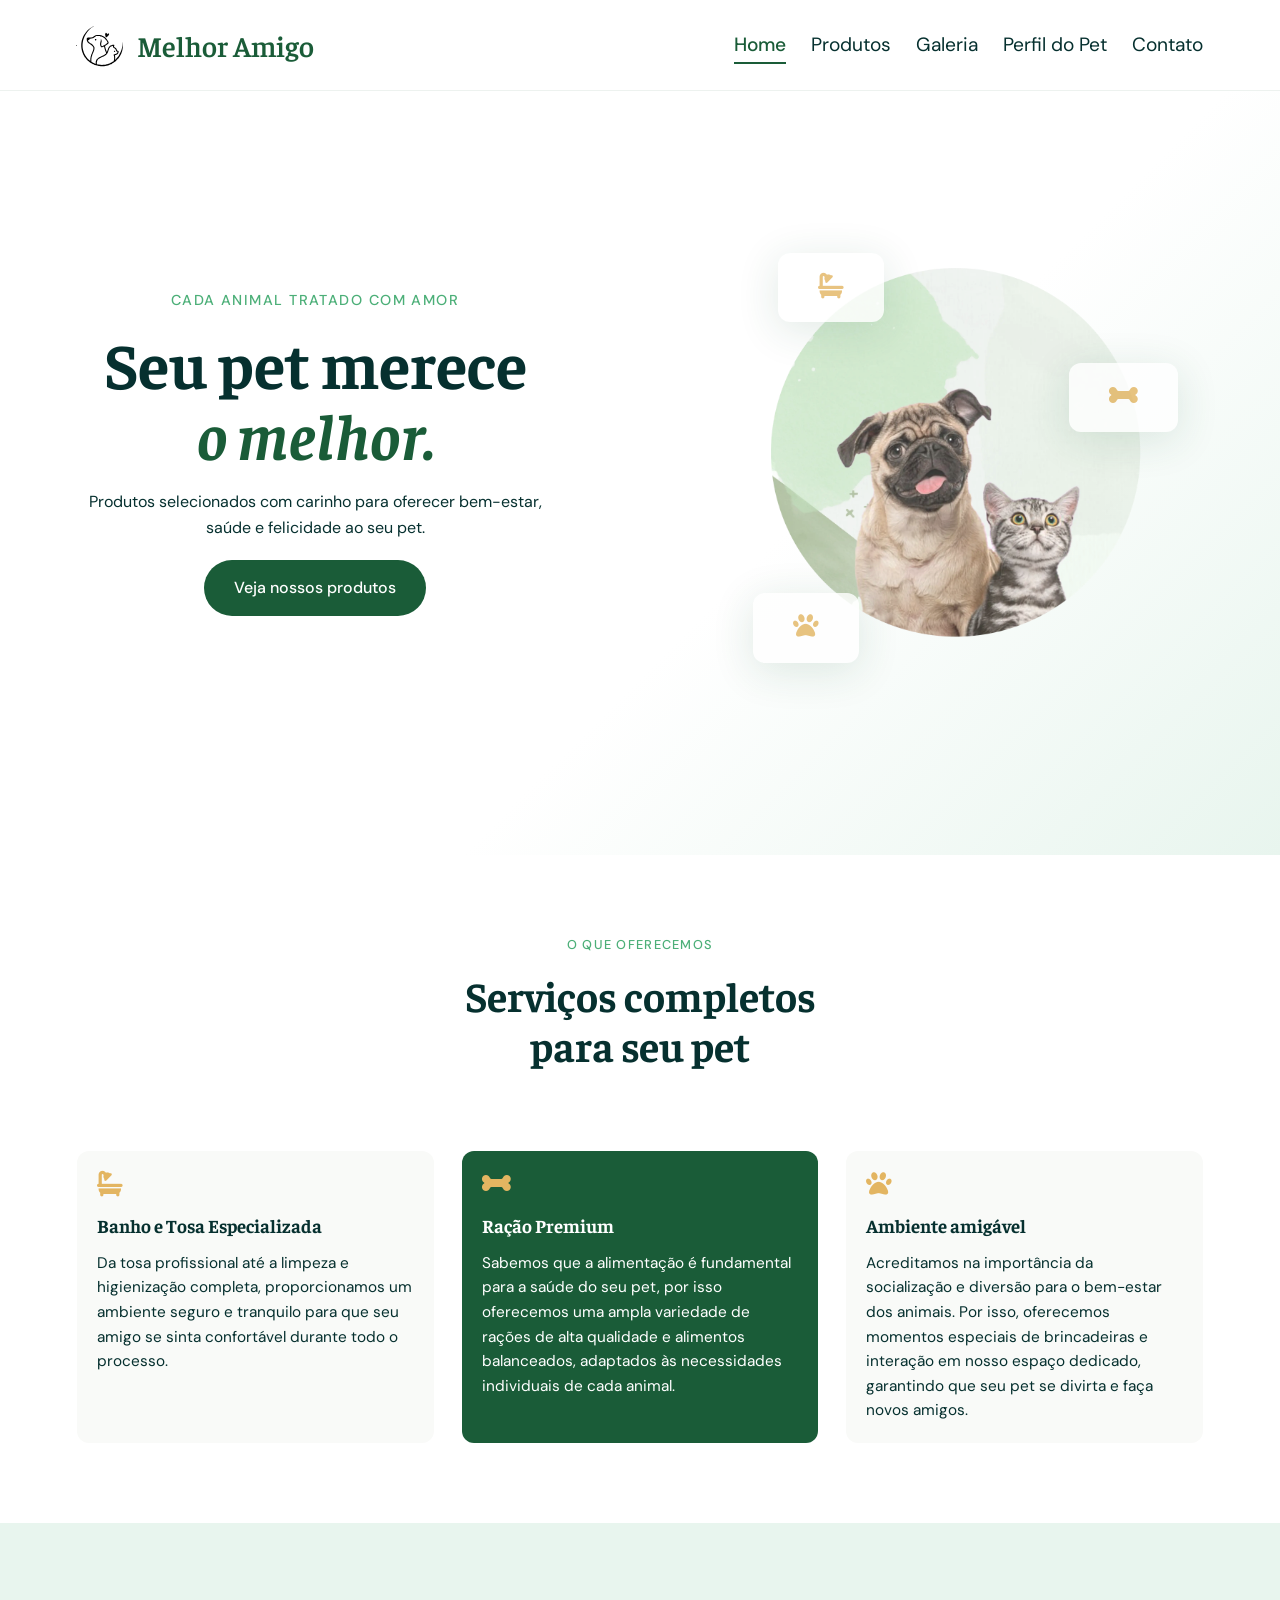
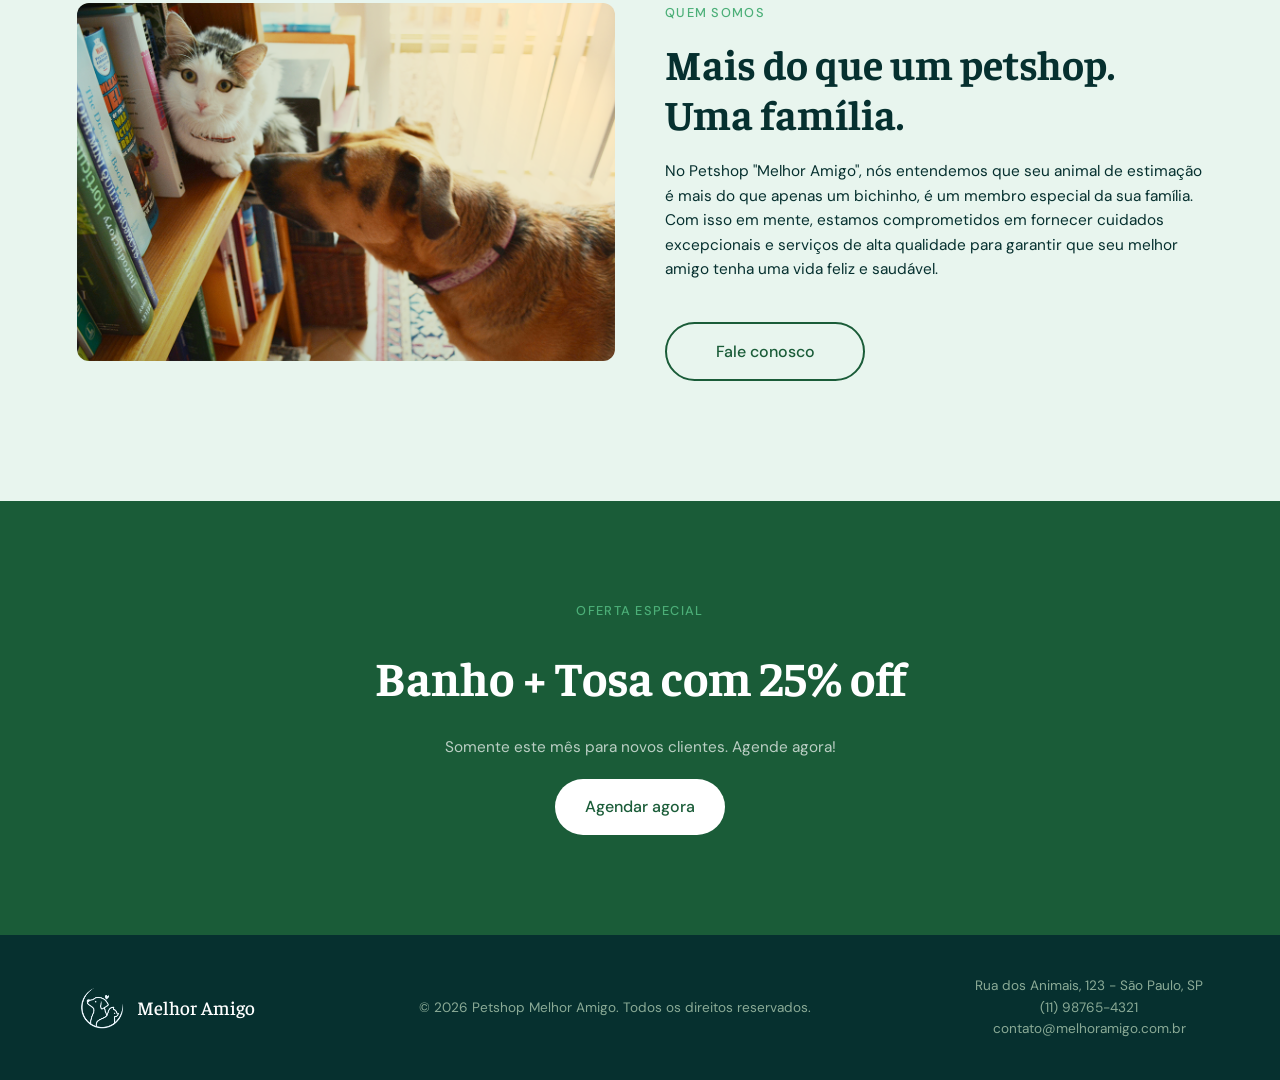
<file: index.html>
<!DOCTYPE html>
<html lang="pt-BR">
<head>
    <meta charset="UTF-8">
    <meta name="viewport" content="width=device-width, initial-scale=1.0">
    <title>Melhor Amigo - Home</title>
    <link rel="icon" type="image/png" href="assets/favicon.png">
    <link rel="stylesheet" href="css/style.css">
    <link rel="stylesheet" href="css/pages/home.css">
    <link rel="stylesheet" href="https://cdnjs.cloudflare.com/ajax/libs/font-awesome/6.5.0/css/all.min.css">
</head>

<body>
    <div id="header"></div>

    <main>
        <section class="hero">
            <div class="hero__content">
                <p class="hero__tagline">Cada animal tratado com amor</p>
                <h1 class="hero__title">Seu pet merece<br><em class="hero__title-em">o melhor.</em></h1>
                <p class="hero__subtitle">
                    Produtos selecionados com carinho para oferecer bem-estar, saúde e felicidade ao seu pet.
                </p>
                <a href="produtos.html" class="btn btn--primary">Veja nossos produtos</a>
            </div>

            <div class="hero__visual">
                <div class="hero__card hero__card--1">
                    <i class="fa-solid fa-bath"></i>
                </div>
                <div class="hero__card hero__card--2">
                    <i class="fa-solid fa-bone"></i>
                </div>
                <div class="hero__card hero__card--3">
                    <i class="fa-solid fa-paw"></i>
                </div>
                <img src="assets/images/hero-img.webp" alt="Um cão e um gato lado a lado" class="hero__img">
            </div>
        </section>

        <section class="services">
            <div class="section__header">
                <p class="section__label">O que oferecemos</p>
                <h2 class="section__title">Serviços completos<br>para seu pet</h2>
            </div>

            <div class="services__grid">
                <div class="services__card">
                    <i class="fa-solid fa-bath"></i>
                    <h3>Banho e Tosa Especializada</h3>
                    <p>
                        Da tosa profissional até a limpeza e higienização completa, proporcionamos um ambiente seguro e tranquilo para que seu amigo se sinta confortável durante todo o processo.
                    </p>
                </div>
                <div class="services__card services__card--alt">
                    <i class="fa-solid fa-bone"></i>
                    <h3>Ração Premium</h3>
                    <p>
                        Sabemos que a alimentação é fundamental para a saúde do seu pet, por isso oferecemos uma ampla variedade de rações de alta qualidade e alimentos balanceados, adaptados às necessidades individuais de cada animal.
                    </p>
                </div>
                <div class="services__card">
                    <i class="fa-solid fa-paw"></i>
                    <h3>Ambiente amigável</h3>
                    <p>
                        Acreditamos na importância da socialização e diversão para o bem-estar dos animais. Por isso, oferecemos momentos especiais de brincadeiras e interação em nosso espaço dedicado, garantindo que seu pet se divirta e faça novos amigos.
                    </p>
                </div>
            </div>
        </section>

        <section class="about">
            <div class="about__content">
                <div>
                    <img src="/assets/images/about-img.webp" alt="Cão bronzeado perto do gato em uma estante." class="about__img">
                </div>
                <div class="about__items">
                    <p class="section__label">Quem somos</p>
                    <h2 class="section__title section__title--alt">Mais do que um petshop.<br>Uma família.</h2>
                    <p class="about__text">No Petshop "Melhor Amigo", nós entendemos que seu animal de estimação é mais do que apenas um bichinho, é um membro especial da sua família. Com isso em mente, estamos comprometidos em fornecer cuidados excepcionais e serviços de alta qualidade para garantir que seu melhor amigo tenha uma vida feliz e saudável.</p>
                    <a href="contato.html" class="btn btn--secondary">Fale conosco</a>
                </div>
            </div>
        </section>

        <section class="promo">
            <p class="section__label">Oferta especial</p>
            <h2 class="promo__title">Banho + Tosa com <span>25% off</span></h2>
            <p class="promo__text">Somente este mês para novos clientes. Agende agora!</p>
            <a href="contato.html" class="btn btn--white">Agendar agora</a>
        </section>
    </main>

    <div id="footer"></div>  
    
    <script src="js/main.js"></script>
</body>
</html>
</file>
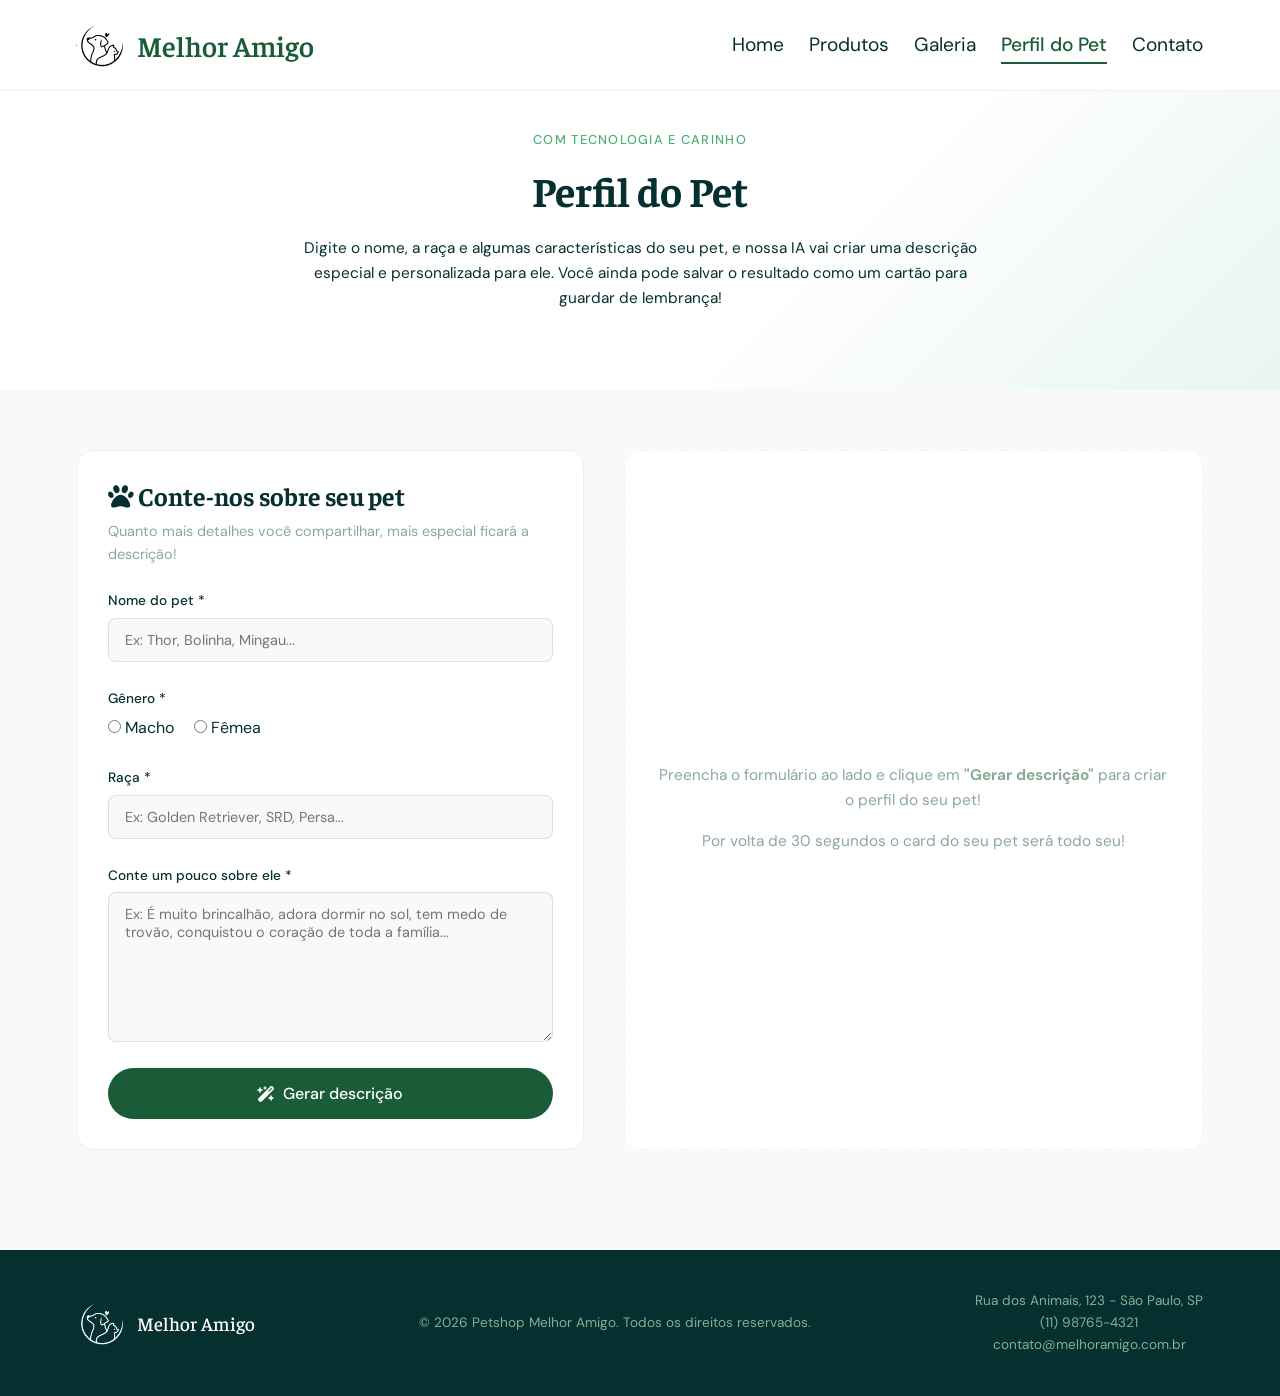
<file: perfildopet.html>
<!DOCTYPE html>
<html lang="pt-BR">
<head>
    <meta charset="UTF-8">
    <meta name="viewport" content="width=device-width, initial-scale=1.0">
    <title>Melhor Amigo - Perfil do Pet</title>
    <link rel="icon" type="image/png" href="assets/favicon.png">
    <link rel="stylesheet" href="css/style.css">
    <link rel="stylesheet" href="css/pages/perfildopet.css">
    <link rel="stylesheet" href="https://cdnjs.cloudflare.com/ajax/libs/font-awesome/6.5.0/css/all.min.css">
</head>
<body>
    <div id="header"></div>

    <main>
        <section class="section__container">
            <div class="section__header">
                <p class="section__label">Com tecnologia e carinho</p>
                <h1 class="section__title">Perfil do Pet</h1>
                <p class="section__text">
                    Digite o nome, a raça e algumas características do seu pet, e nossa IA vai criar uma descrição especial e personalizada para ele. Você ainda pode salvar o resultado como um cartão para guardar de lembrança!
                </p>
            </div>
        </section>

        <section class="pet-profile">
            <!-- Coluna esquerda: formulário -->
            <div class="pet-form__box">
                <h2 class="pet-form__title">
                    <i class="fa-solid fa-paw"></i> Conte-nos sobre seu pet
                </h2>
                <p class="pet-form__subtitle">
                    Quanto mais detalhes você compartilhar, mais especial ficará a descrição!
                </p>

                <form class="pet-form" id="petForm" novalidate>

                    <!-- Nome do pet -->
                    <div class="pet-form__group">
                        <label for="petName" class="pet-form__label">Nome do pet *</label>
                        <input
                            class="pet-form__input"
                            type="text"
                            id="petName"
                            name="petName"
                            placeholder="Ex: Thor, Bolinha, Mingau..."
                            autocomplete="off"
                            required
                        >
                        <!-- Mensagem de erro via JS -->
                        <span class="pet-form__error" id="petNameError"></span>
                    </div>

                    <!-- Gênero do pet -->
                    <div class="pet-form__group">
                        <p class="pet-form__label">Gênero *</p>
                        <div class="pet-form__radio-group">
                            <label class="pet-form__radio-label">
                                <input type="radio" name="petGender" value="macho"> Macho
                            </label>
                            <label class="pet-form__radio-label">
                                <input type="radio" name="petGender" value="femea"> Fêmea
                            </label>
                        </div>
                        <span class="pet-form__error" id="petGenderError"></span>
                    </div> 

                    <!-- Raça do pet -->
                    <div class="pet-form__group">
                        <label for="petBreed" class="pet-form__label">Raça *</label>
                        <input
                            class="pet-form__input"
                            type="text"
                            id="petBreed"
                            name="petBreed"
                            placeholder="Ex: Golden Retriever, SRD, Persa..."
                            autocomplete="off"
                            required
                        >
                        <!-- Mensagem de erro via JS -->
                        <span class="pet-form__error" id="petBreedError"></span>
                    </div>                   

                    <!-- Descrição livre -->
                    <div class="pet-form__group">
                        <label for="petDescription" class="pet-form__label">Conte um pouco sobre ele *</label>
                        <textarea
                            class="pet-form__input pet-form__textarea"
                            id="petDescription"
                            name="petDescription"
                            placeholder="Ex: É muito brincalhão, adora dormir no sol, tem medo de trovão, conquistou o coração de toda a família..."
                            required
                        ></textarea>
                        <!-- Mensagem de erro via JS -->
                        <span class="pet-form__error" id="petDescriptionError"></span>
                    </div>

                    <!-- Botão de envio -->
                    <button type="submit" class="btn btn--primary pet-form__submit" id="petSubmitBtn">
                        <i class="fa-solid fa-wand-magic-sparkles"></i> Gerar descrição
                    </button>

                </form>
            </div>

            <!-- Coluna direita: área de resultado -->
            <div class="pet-result__box" id="petResultBox">

                <!-- Estado inicial: instrução para o usuário -->
                <div class="pet-result__placeholder" id="petPlaceholder">
                    <!-- Ícone único: troca de direção via CSS conforme o breakpoint -->
                    <i class="fa-solid pet-result__placeholder-icon"></i>
                    <p>Preencha o formulário ao lado e clique em <strong>"Gerar descrição"</strong> para criar o perfil do seu pet!</p>
                    <p>Por volta de 30 segundos o card do seu pet será todo seu!</p>
                </div>

                <!-- Loading -->
                <div class="pet-result__loading hidden" id="petLoading">
                    <div class="pet-result__spinner"></div>
                    <p>Criando a descrição do seu pet com carinho...</p>
                </div>

                <!-- Card do resultado: injetado dinamicamente pelo JS após a resposta da IA -->
                <div id="petCardContainer"></div>
            </div>
        </section>
    </main>

    <div id="footer"></div>

    <script src="js/main.js"></script>
    <script src="js/perfildopet.js"></script>
</body>
</html>
</file>
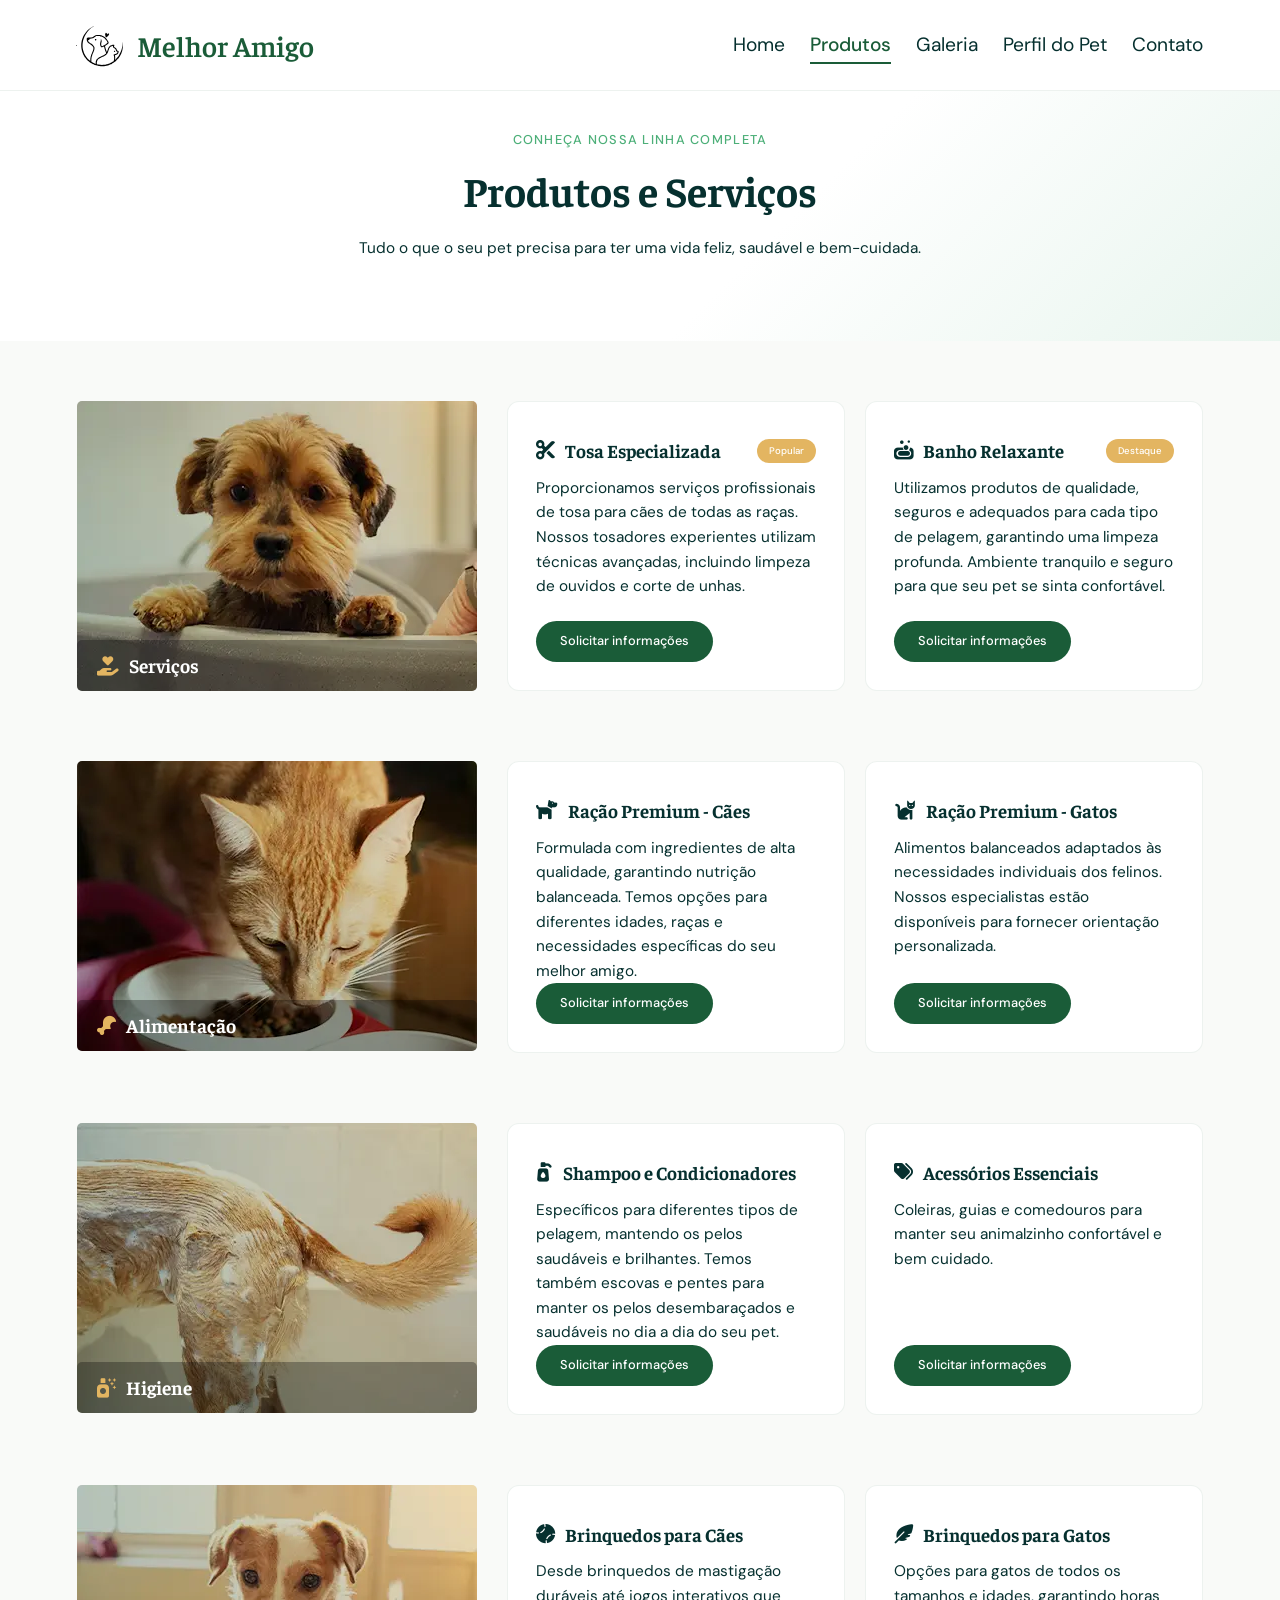
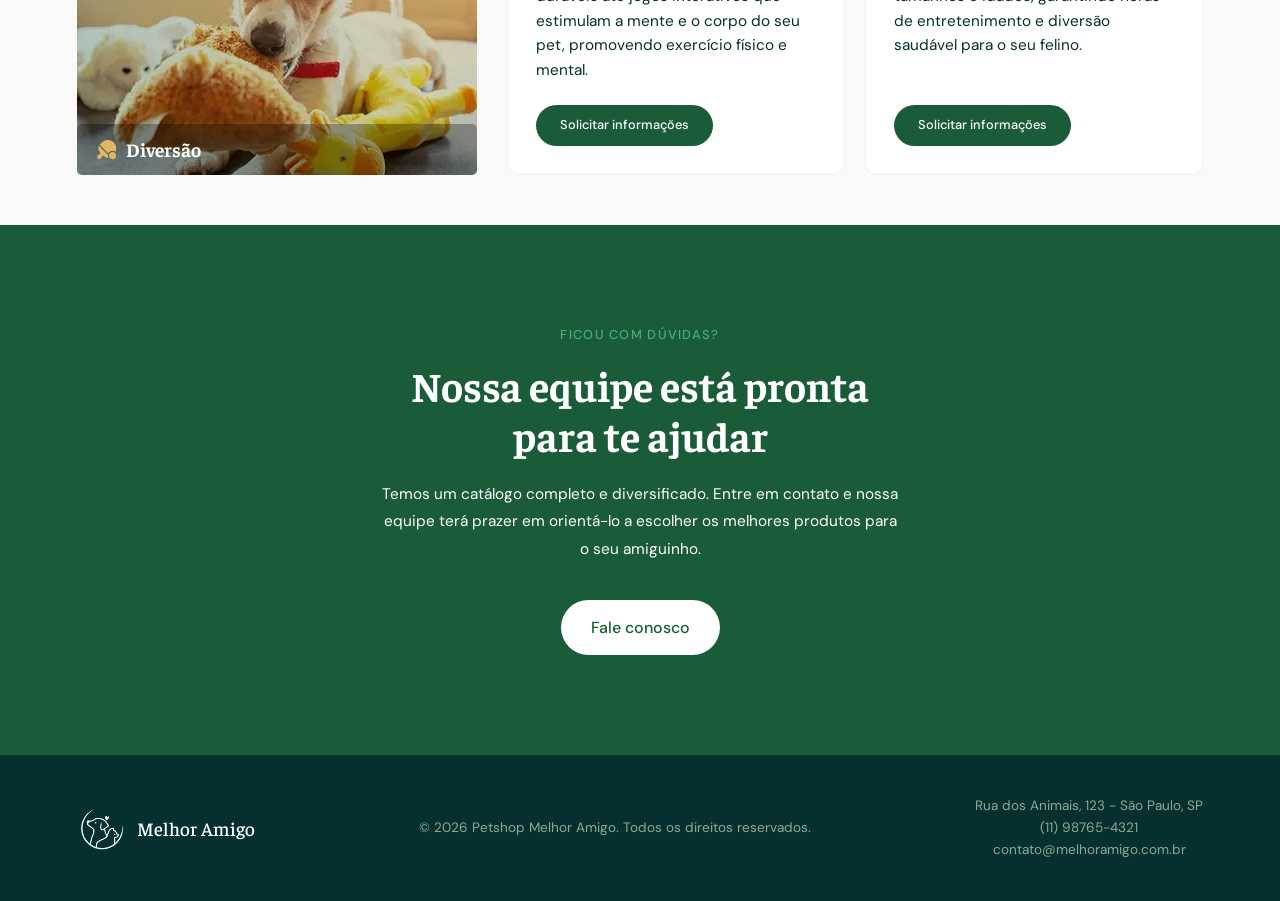
<file: produtos.html>
<!DOCTYPE html>
<html lang="pt-BR">
<head>
    <meta charset="UTF-8">
    <meta name="viewport" content="width=device-width, initial-scale=1.0">
    <title>Melhor Amigo - Produtos</title>
    <link rel="icon" type="image/png" href="assets/favicon.png">
    <link rel="stylesheet" href="css/style.css">
    <link rel="stylesheet" href="css/pages/produtos.css">
    <link rel="stylesheet" href="https://cdnjs.cloudflare.com/ajax/libs/font-awesome/6.5.0/css/all.min.css">
</head>

<body>
    <div id="header"></div>

    <main>
        <section class="section__container">
            <div class="section__header">
                <p class="section__label">Conheça nossa linha completa</p>
                <h1 class="section__title">Produtos e Serviços</h1>
                <p class="section__text">Tudo o que o seu pet precisa para ter uma vida feliz, saudável e bem-cuidada.</p>
            </div>            
        </section>

        <div class="products__grid-wrapper">
            <!-- SERVIÇOS -->
            <section class="products__section">
                <div class="products__header">
                    <img src="/assets/images/servicos.webp" alt="Cão apoiado com as duas patas em uma banheira" class="products__img">
                    <div class="products__title-container">
                        <h2 class="products__title"><i class="fa-solid fa-hand-holding-heart"></i>Serviços</h2>
                        <button class="products__btn">Ver mais<i class="fa-solid fa-chevron-down"></i></button>
                    </div>                
                </div>
                
                <div class="products__container">
                    <!-- Card -->
                    <div class="product-card">
                        <div class="product-card__body">
                            <i class="fa-solid fa-scissors"></i>
                            <h3>Tosa Especializada</h3>
                            <div class="product-card__badge">Popular</div>
                        </div>
                        <p>
                            Proporcionamos serviços profissionais de tosa para cães de todas as raças. Nossos tosadores experientes utilizam técnicas avançadas, incluindo limpeza de ouvidos e corte de unhas.
                        </p>
                        <a href="contato.html" class="btn btn--primary product-card__btn">Solicitar informações</a>
                    </div>

                    <div class="product-card">
                        <div class="product-card__body">
                            <i class="fa-solid fa-soap"></i>
                            <h3>Banho Relaxante</h3>
                            <div class="product-card__badge">Destaque</div>
                        </div>
                        <p>
                            Utilizamos produtos de qualidade, seguros e adequados para cada tipo de pelagem, garantindo uma limpeza profunda. Ambiente tranquilo e seguro para que seu pet se sinta confortável.
                        </p>
                        <a href="contato.html" class="btn btn--primary product-card__btn">Solicitar informações</a>
                    </div>
                </div>
            </section>

            <!-- RAÇÃO -->
            <section class="products__section">
                <div class="products__header">
                    <img src="/assets/images/alimentacao.webp" alt="Gato alaranjado comendo ração" class="products__img">
                    <div class="products__title-container">
                        <h2 class="products__title"><i class="fa-solid fa-drumstick-bite"></i>Alimentação</h2>
                        <button class="products__btn">Ver mais<i class="fa-solid fa-chevron-down"></i></button>
                    </div>                
                </div>

                <div class="products__container">
                    <!-- Card -->
                    <div class="product-card">
                        <div class="product-card__body">
                            <i class="fa-solid fa-dog"></i>
                            <h3>Ração Premium - Cães</h3>                            
                        </div>
                        <p>
                            Formulada com ingredientes de alta qualidade, garantindo nutrição balanceada. Temos opções para diferentes idades, raças e necessidades específicas do seu melhor amigo.
                        </p>
                        <a href="contato.html" class="btn btn--primary product-card__btn">Solicitar informações</a>
                    </div>

                    <div class="product-card">
                        <div class="product-card__body">
                            <i class="fa-solid fa-cat"></i>
                            <h3>Ração Premium - Gatos</h3>
                        </div>
                        <p>
                            Alimentos balanceados adaptados às necessidades individuais dos felinos. Nossos especialistas estão disponíveis para fornecer orientação personalizada.
                        </p>
                        <a href="contato.html" class="btn btn--primary product-card__btn">Solicitar informações</a>
                    </div>
                </div>
            </section>

            <!-- HIGIENE -->
            <section class="products__section">
                <div class="products__header">
                    <img src="/assets/images/higiene.webp" alt="Cão de pelagem laranja coberto com espuma" class="products__img">
                    <div class="products__title-container">
                        <h2 class="products__title"><i class="fa-solid fa-spray-can-sparkles"></i>Higiene</h2>
                        <button class="products__btn">Ver mais<i class="fa-solid fa-chevron-down"></i></button>
                    </div>                
                </div>           

                <div class="products__container">
                    <!-- Card -->
                    <div class="product-card">
                        <div class="product-card__body">
                            <i class="fa-solid fa-pump-soap"></i>
                            <h3>Shampoo e Condicionadores</h3>
                        </div>
                        <p>
                            Específicos para diferentes tipos de pelagem, mantendo os pelos saudáveis e brilhantes. Temos também escovas e pentes para manter os pelos desembaraçados e saudáveis no dia a dia do seu pet.
                        </p>
                        <a href="contato.html" class="btn btn--primary product-card__btn">Solicitar informações</a>
                    </div>

                    <div class="product-card">
                        <div class="product-card__body">
                            <i class="fa-solid fa-tags"></i>
                            <h3>Acessórios Essenciais</h3>
                        </div>
                        <p>
                            Coleiras, guias e comedouros para manter seu animalzinho confortável e bem cuidado.
                        </p>
                        <a href="contato.html" class="btn btn--primary product-card__btn">Solicitar informações</a>
                    </div>
                </div>
            </section>

            <!-- BRINQUEDOS -->
            <section class="products__section">
                <div class="products__header">
                    <img src="/assets/images/diversao.webp" alt="Cão mordendo um brinquedo de pelúcia" class="products__img">
                    <div class="products__title-container">
                        <h2 class="products__title"><i class="fa-solid fa-table-tennis-paddle-ball  "></i>Diversão</h2>
                        <button class="products__btn">Ver mais<i class="fa-solid fa-chevron-down"></i></button>
                    </div>                
                </div>            

                <div class="products__container">
                    <!-- Card -->

                    <div class="product-card">
                        <div class="product-card__body">
                            <i class="fa-solid fa-baseball"></i>
                            <h3>Brinquedos para Cães</h3>
                        </div>
                        <p>
                            Desde brinquedos de mastigação duráveis até jogos interativos que estimulam a mente e o corpo do seu pet, promovendo exercício físico e mental.
                        </p>
                        <a href="contato.html" class="btn btn--primary product-card__btn">Solicitar informações</a>
                    </div>

                    <div class="product-card">
                        <div class="product-card__body">
                            <i class="fa-solid fa-feather-pointed"></i>
                            <h3>Brinquedos para Gatos</h3>
                        </div>
                        <p>
                            Opções para gatos de todos os tamanhos e idades, garantindo horas de entretenimento e diversão saudável para o seu felino.
                        </p>
                        <a href="contato.html" class="btn btn--primary product-card__btn">Solicitar informações</a>
                    </div>
                </div>
            </section>
        </div>

        <!-- FINAL CTA -->
        <section class="cta">
            <div>
                <p class="section__label">Ficou com dúvidas?</p>
                <h2 class="cta__title">Nossa equipe está pronta <br>para te ajudar</h2>
                <p class="cta__text">
                    Temos um catálogo completo e diversificado. Entre em contato e nossa equipe terá prazer em orientá-lo a escolher os melhores produtos para o seu amiguinho.
                </p>
                <a href="contato.html" class="btn btn--white">Fale conosco</a>
            </div>
        </section>
    </main>

    <div id="footer"></div>
    
    <script src="js/main.js"></script>
    <script src="js/produtos.js"></script>
</body>
</html>
</file>
<file: css/style.css>
@import url('https://fonts.googleapis.com/css2?family=DM+Sans:ital,opsz,wght@0,9..40,100..1000;1,9..40,100..1000&family=Faustina:ital,wght@0,300..800;1,300..800&display=swap');

/* VARIÁVEIS GLOBAIS */
:root {
    --white:        #ffffff;
    --white-alpha:  rgba(248, 255, 247, 0.971);
    --off-white:    #f9faf8;
    --green-light:  #e8f5ee;
    --green-accent: #4caf78;
    --green-dark:   #1a5c38;
    --text-dark:    #06302f;
    --text-light:   #8aaa96;
    --orange:       #e3b561;
    --border-color: rgba(26, 92, 56, 0.078);
    --main-gradient: linear-gradient(135deg, var(--white) 60%, var(--green-light) 100%);
    --font-display: 'Faustina', serif;
    --font-body: 'DM Sans', sans-serif;
    --main-padding: 40px 6% 80px;
    --section-padding: 100px 6%;
    --radius: 12px;
    --shadow:    0 4px 24px rgba(26, 92, 56, 0.10);
    --shadow-lg: 0 8px 40px rgba(26, 92, 56, 0.16);
}

/* RESET E BASE */
*, *::before, *::after {
    box-sizing: border-box;
    margin: 0;
    padding: 0;
    -webkit-tap-highlight-color: transparent;
}

html { 
    scroll-behavior: smooth; 
}

body {
    font-family: var(--font-body);
    color: var(--text-dark);
    line-height: 1.6;
    background: var(--off-white);
}

main { 
    margin-top: 90px; 
}

body.no-scroll { 
    overflow: hidden; 
}

a { 
    color: inherit;
    text-decoration: none;
}

img { 
    display: block; 
    max-width: 100%; 
}

h3 { 
    margin-top: 10px;
    margin-bottom: 10px;
    font-family: var(--font-display);
}

p {
    font-size: clamp(0.85rem, 1.2vw, 1rem);
}

.hidden {
    display: none !important;
}

/* BOTÕES */
.btn {
    display: inline-block;
    padding: 15px 30px;
    font-family: var(--font-body);
    font-size: 1rem;
    font-weight: 500;
    text-align: center;
    border-radius: 50px;
    cursor: pointer;
    border: none;
    transition: all 0.25s ease;
}

.btn--primary {
    color: var(--white);
    background-color: var(--green-dark);
}
.btn--primary:hover {
  background-color: var(--green-accent);
  transform: translateY(-2px);
  box-shadow: var(--shadow);
}

.btn--secondary {
    max-width: 200px;
    color: var(--green-dark);
    border: 2px solid var(--green-dark);
}
.btn--secondary:hover {
    color: var(--white);
    background-color: var(--green-dark);
}

.btn--white {
    color: var(--green-dark);
    background-color: var(--white);
}
.btn--white:hover {
    background-color: var(--orange);
}

/* HEADER SECTIONS */
.section__container {
    display: flex;
    flex-direction: column;
    align-items: center;
    margin-bottom: 30px;
    background: var(--main-gradient);
}

.section__header {
    display: flex;
    flex-direction: column;
    text-align: center;
    padding: var(--main-padding);
}

.section__text { 
    margin-top: 20px;
    max-width: 700px;
}

/* LABELS E TÍTULOS */
.section__label {
    margin-bottom: 16px;
    font-size: 0.8rem;
    font-weight: 500;
    color: var(--green-accent);
    text-transform: uppercase;
    letter-spacing: 0.1em;
}

.section__title {
    font-family: var(--font-display);
    font-size: clamp(1.8rem, 4vw, 2.6rem);
    line-height: 1.2;
    color: var(--text-dark);
}

/* NAVBAR */
.navbar {
    display: flex;
    align-items: center;
    justify-content: space-between;
    position: fixed;
    padding: 20px 6%;
    top: 0; right: 0; left: 0; 
    border-bottom: 1px solid var(--border-color);
    background: var(--white);
    z-index: 99;
}

.navbar__logo {
    display: flex;
    align-items: center;
    gap: 10px;
}

.navbar__img {
    width: auto;
    height: 50px;
}

.navbar__title {
    font-family: var(--font-display);
    font-size: clamp(1.3rem, 2.4vw, 1.8rem);
    font-weight: 600;
    color: var(--green-dark);
}

.navbar__links {
    display: none;
    gap: 25px;
}

.navbar__link {
    position: relative;
    font-family: var(--font-body);
    font-size: 1.2rem;
    transition: color 0.2s;
}

/* Linha animada embaixo do link */
.navbar__link::after {
    position: absolute;
    content: '';
    width: 0;
    height: 2px;
    left: 0; bottom: -4px;
    background: var(--green-dark);
    transition: width 0.25s ease;
}
.navbar__link:hover::after,
.navbar__link--active::after {
    width: 100%;
}

.navbar__link--active {
    font-weight: 500;
    color: var(--green-dark);
}

/* MENU HAMBURGER */
.visuallyHidden {
    position: absolute; 
    width: 1px; 
    height: 1px; 
    margin: -1px; 
    padding: 0; 
    border: 0; 
    overflow: hidden;
}

.hamburger {
    position: relative;
    width: 30px;
    height: 30px;
    margin: 0 auto;
}

.hamburger .bar {
    position: absolute;
    display: block;
    width: 30px;
    height: 2px;
    padding: 0;
    background-color: var(--text-dark);
    border-radius: 4px;
    transition: all 0.4s ease-in-out;
}

.bar1 {
    top: 5px;
}

.bar2,
.bar3 {
    top: 13.5px;
}

.bar3 {
    right: 0;
}

.bar4 {
    bottom: 6px;
}

.checkbox:checked + label > .hamburger2 > .bar1{
    background-color: transparent;
    transform: translateX(40px);
}

.checkbox:checked + label > .hamburger2 > .bar2{
    transform: rotate(45deg);
}

.checkbox:checked + label > .hamburger2 > .bar3{
    transform: rotate(-45deg);
}

.checkbox:checked + label > .hamburger2 > .bar4{
    background-color: transparent;
    transform: translateX(-40px);
}

.navbar__mobile {
    display: flex;
    flex-direction: column;
    position: fixed;
    visibility: hidden;
    opacity: 0;
    padding: 20px 6%;
    top: 74px; right: 0; left: 0;
    background: var(--white);
    border-bottom: 1px solid var(--border-color);
    transform: translateY(-20px);
    pointer-events: none;
    transition: opacity 0.3s ease, transform 0.5s ease;
    z-index: 98;
}

.navbar__mobile.open {
    visibility: visible;
    opacity: 1;
    transform: translateY(0);
    pointer-events: auto;
}

.navbar__mobile-link {
    display: flex;
    justify-content: space-between;
    align-items: center;
    width: 100%;
    padding: 20px 0;
    color: var(--text-dark);
    text-transform: uppercase;
    border-bottom: 1px solid var(--green-light);
}

.overlay {
    position: fixed;
    inset: 0;
    visibility: hidden;
    opacity: 0;
    background: rgba(0, 0, 0, 0.3);
    backdrop-filter: blur(2px);
    pointer-events: none;
    transition: opacity 0.3s ease;
    z-index: 97;
}

/* quando ativo */
.overlay.active {
    opacity: 1;
    visibility: visible;
    pointer-events: auto;
}

/* FOOTER */
.footer {
    display: flex;
    flex-direction: column;
    justify-content: space-between;
    align-items: center;
    flex-wrap: wrap;
    gap: 10px;
    padding: 40px 6%;
    color: var(--text-light);
    text-align: center;
    background: var(--text-dark);
}

.footer__logo {
    display: flex;
    align-items: center;
    gap: 10px;
}

.footer__logo-img {
    width: 50px;
    height: auto;
}

.footer__logo-span {
    font-family: var(--font-display);
    font-size: 1.2rem;
    font-weight: 500;
    color: var(--white);
}

.footer__text {
    font-size: clamp(0.65rem, 1.6vw, 0.85rem);
}

/* RESPONSIVIDADE */
/* Tablet */
@media (min-width: 760px) {
    .menu__hamburger { display: none; }
    .navbar__mobile {display: none; }
    .overlay {display: none; }
    .navbar__links { display: flex; }
    .footer {flex-direction: row;}
}

/* Tablet portrait */
@media (min-width: 1000px) {

}

/* Desktop */
@media (min-width: 1200px) {

}
</file>
<file: css/pages/home.css>
/* HERO */
.hero {
    display: flex;
    flex-direction: column;
    justify-content: center;
    align-items: center;
    gap: 20px;
    min-height: 85vh;
    padding: 40px 6% 80px;
    background: linear-gradient(135deg, var(--white) 60%, var(--green-light) 100%);
}

.hero__content {
    max-width: 550px;
    text-align: center;
}

.hero__tagline {
    margin-bottom: 16px;
    font-size: 0.9rem;
    font-weight: 500;
    color: var(--green-accent);
    letter-spacing: 0.1em;
    text-transform: uppercase;
}

.hero__title {
    margin-bottom: 20px;
    font-family: var(--font-display);
    font-size: clamp(2.4rem, 6vw, 4rem);
    line-height: 1.1;
    color: var(--text-dark);
}

.hero__title-em {
    color: var(--green-dark);
}

.hero__subtitle {
    margin-bottom: 20px;
    font-size: clamp(1rem, 1vw, 1.2rem);
}

.hero__visual {
    position: relative;
    width: 400px;
    height: 400px;
    flex-shrink: 0;
}

.hero__card {
    position: absolute;
    padding: 20px 40px;
    box-shadow: var(--shadow-lg);
    background: var(--white);
    border-radius: var(--radius);
    animation: 3s ease-in-out 0s infinite normal none running float;
}

.hero__card--1 {
    opacity: 0.8;
    top: 10%; left: 15%;
    animation-delay: 0s;
    z-index: 96;
}

.hero__card--2 {
    opacity: 0.8;
    top: 32%; right: 5%;
    animation-delay: 0.8s;
    z-index: 96;
}

.hero__card--3 {
    opacity: 0.8;
    bottom: 8%; left: 10%;
    animation-delay: 1.6s;
    z-index: 96;
}

@keyframes float {
  0%, 100% { transform: translateY(0); }
  50%      { transform: translateY(-10px); }
}

.hero__img {
    position: absolute;
    max-width: 300px;
    opacity: 0.8;
    top: 50%; left: 50%;
    transform: translate(-50%, -50%);
    z-index: 95;
}

/* SERVIÇOS */
.services {
    padding: var(--main-padding);
    background: var(--white);
}

.services__grid {
    display: grid;
    gap: 28px;
    margin: 0 auto;
}

.services__card {
    background: var(--off-white);
    padding: 20px;
    border-radius: var(--radius);
    cursor: pointer;
    transition: transform 0.25s, box-shadow 0.25s;
}
.services__card:hover {
  transform: translateY(-6px);
  box-shadow: var(--shadow-lg);
}

.services__card--alt {
    color: var(--white);
    background: var(--green-dark);
}

/* SOBRE */
.about {
    margin: 0 auto;
    padding: var(--main-padding);
    background: var(--green-light);
}

.about__content {
    display: grid;
    gap: 20px;
    max-width: 600px;
    margin: 40px auto;
}

.about__img {
    border-radius: var(--radius);
}

.about__items {
    display: flex;
    flex-direction: column;
}

.section__title--alt {
    margin-bottom: 20px;
}

.about__text {
    margin-bottom: 40px;
}

/* PROMO */
.promo {
    padding: var(--section-padding);
    text-align: center;
    background: var(--green-dark);
}

.promo__title {
    margin-bottom: 20px;
    font-family: var(--font-display);
    font-size: clamp(1rem, 6.5vw, 3rem);
    color: var(--white);
}

.promo__text {
    margin-bottom: 20px;
    color: rgba(255, 255, 255, 0.7);
}

/* ÍCONES */
.fa-bath,
.fa-bone,
.fa-paw {
  font-size: 1.6rem;
  color: var(--orange);
}

/* RESPONSIVIDADE */
/* Tablet */
@media (min-width: 760px) {

}

/* Tablet portrait */
@media (min-width: 1000px) {
    .hero { 
        flex-direction: row;
        gap: 150px;
        margin: 0 auto;
        height: 80vh;
    }
    
    .hero__visual {
        width: 500px;
        height: 500px;
    }

    .hero__img {
        max-width: 400px;
    }
    
    .services__grid {
        grid-template-columns: repeat(3, 1fr);
        max-width: 1200px;
    }

    .about__content {
        grid-template-columns: repeat(2, 1fr);
        gap: 50px;
        max-width: 1200px;
    }
}

/* Desktop */
@media (min-width: 1200px) {

}
</file>
<file: css/pages/perfildopet.css>
.pet-profile {
    display: flex;
    flex-direction: column;
    gap: 40px;
    padding: 30px 6% 100px;
}

.pet-form__box {
    padding: 30px;
    background: var(--white);
    border: 1px solid rgba(26, 92, 56, 0.08);
    border-radius: 16px;
}

.pet-form__title {
    margin-bottom: 8px;
    font-family: var(--font-display);
    font-size: clamp(1.3rem, 3vw, 1.6rem);
    line-height: 1.2;
    color: var(--text-dark);
}

.pet-form__subtitle {
    margin-bottom: 24px;
    color: var(--text-light);
    font-size: 0.9rem;
}

.pet-form {
    display: flex;
    flex-direction: column;
    gap: 20px;
}

.pet-form__group {
    display: flex;
    flex-direction: column;
    gap: 6px;
}

.pet-form__label {
    font-size: 0.85rem;
    font-weight: 500;
    color: var(--text-dark);
}

.pet-form__input {
    padding: 12px 16px;
    font-family: var(--font-body);
    font-size: 0.9rem;
    color: var(--text-dark);
    background: var(--off-white);
    border: 1.5px solid rgba(26, 92, 56, 0.15);
    border-radius: 8px;
    transition: border-color 0.2s, box-shadow 0.2s;
    outline: none;
}

.pet-form__input:focus {
    border-color: var(--green-accent);
    box-shadow: 0 0 0 3px rgba(76, 175, 120, 0.12);
}

.pet-form__radio-group {
    display: flex;
    gap: 20px;
}

.pet-form__radio-label input {
    accent-color: var(--green-dark);
}

.pet-form__textarea {
    min-height: 150px;
    resize: vertical;
}

.pet-form__error {
    font-size: 0.8rem;
    color: #e53e3e;
}

.pet-form__submit {
    display: flex;
    justify-content: center;
    align-items: center;
    gap: 8px;
    width: 100%;
    padding: 15px;
    font-size: 1rem;
}

.pet-form__submit:disabled {
    opacity: 0.6;
    cursor: not-allowed;
    transform: none;
}

.pet-result__box {
    display: flex;
    align-items: center;
    justify-content: center;
    min-height: 300px;
    padding: 30px;
    background: var(--white);
    border: 1px solid rgba(26, 92, 56, 0.08);
    border-radius: 16px;
    border-style: dashed;
}


/* ESTADO 1: PLACEHOLDER */
.pet-result__placeholder {
    display: flex;
    flex-direction: column;
    align-items: center;
    gap: 16px;
    text-align: center;
    color: var(--text-light);
}

.pet-result__placeholder-icon {
    font-size: 2rem;
    color: var(--green-accent);
    animation: bounce-up 1.5s ease-in-out infinite;
}

/* Mobile: seta para cima via unicode do Font Awesome */
.pet-result__placeholder-icon::before {
    content: "\f062"; /* fa-arrow-up */
}

@keyframes bounce-up {
    0%, 100% { transform: translateY(0); }
    50%      { transform: translateY(-8px); }
}

@keyframes bounce-left {
    0%, 100% { transform: translateX(0); }
    50%       { transform: translateX(-8px); }
}


/* ESTADO 2: LOADING */
.pet-result__loading {
    display: flex;
    flex-direction: column;
    align-items: center;
    gap: 20px;
    text-align: center;
    color: var(--text-light);
}

.pet-result__spinner {
    width: 48px;
    height: 48px;
    border: 4px solid var(--green-light);
    border-top-color: var(--green-dark);
    border-radius: 50%;
    animation: spin 0.9s linear infinite;
}

@keyframes spin {
    to { transform: rotate(360deg); }
}


/* ESTADO 3: CARD DO RESULTADO */
.pet-card {
    display: flex;
    flex-direction: column;
    gap: 16px;
    width: 100%;
    padding: 28px;
    background: var(--off-white);
    border: 1px solid rgba(26, 92, 56, 0.10);
    border-radius: 16px;
    animation: fade-in 0.5s ease;
}

@keyframes fade-in {
    from { opacity: 0; transform: translateY(10px); }
    to   { opacity: 1; transform: translateY(0); }
}

.pet-card__header {
    display: flex;
    align-items: center;
    gap: 16px;
    padding-bottom: 16px;
    border-bottom: 1px solid var(--green-light);
}

.pet-card__icon {
    display: flex;
    align-items: center;
    justify-content: center;
    width: 56px;
    height: 56px;
    flex-shrink: 0;
    font-size: 1.5rem;
    color: var(--white);
    background: var(--green-dark);
    border-radius: 50%;
}

.pet-card__name {
    font-family: var(--font-display);
    font-size: clamp(1.3rem, 3vw, 1.6rem);
    color: var(--text-dark);
    line-height: 1.2;
}

.pet-card__breed {
    font-size: 0.85rem;
    color: var(--text-light);
    text-transform: uppercase;
    letter-spacing: 0.08em;
}

.pet-card__description {
    line-height: 1.8;
    color: var(--text-dark);
}

.pet-card__footer {
    display: flex;
    align-items: center;
    gap: 8px;
    padding-top: 16px;
    border-top: 1px solid var(--green-light);
    font-size: 0.8rem;
    color: var(--text-light);
}

.pet-card__footer i {
    color: var(--green-accent);
}

.pet-card__actions {
    display: flex;
    flex-direction: column;
    gap: 12px;
    margin-top: 8px;
}

.pet-card__actions .btn {
    display: flex;
    justify-content: center;
    align-items: center;
    gap: 8px;
    width: 100%;
    padding: 12px;
    font-size: 0.9rem;
}


/* RESPONSIVIDADE */
/* Tablet */
@media (min-width: 760px) {
    .pet-card__actions {
        flex-direction: row;
    }
}

/* Tablet portrait */
@media (min-width: 1000px) {
    .pet-profile {
        flex-direction: row;
        align-items: flex-start;
        max-width: 1300px;
        margin: 0 auto;
    }

    .pet-form__box {
        flex: 0 0 45%;
    }

    .pet-result__box {
        flex: 1;
        align-self: stretch;
    }

    /* Desktop: troca seta para cima por seta para a esquerda */
    .pet-result__placeholder-icon::before {
        content: "\f060"; /* fa-arrow-left */
    }

    .pet-result__placeholder-icon {
        animation: bounce-left 1.5s ease-in-out infinite;
    }
}

/* Desktop */
@media (min-width: 1200px) {

}


/* IMPRESSÃO */
@media print {
    * {
        -webkit-print-color-adjust: exact !important;
        print-color-adjust: exact !important;
    }

    .navbar,
    .footer,
    .section__container,
    .pet-form__box,
    .pet-result__placeholder,
    .pet-card__actions {
        display: none !important;
    }

    body {
        margin: 0;
        padding: 0;
    }

    main {
        margin-top: 0;
    }

    .pet-profile {
        padding: 0;
    }

    .pet-result__box {
        border: none;
    }
}
</file>
<file: css/pages/produtos.css>
.products__section {
  display: flex;
  flex-direction: column;
  padding: 30px 6% 10px;
}

.products__header {
  position: relative;
  margin-bottom: 30px;
  width: 100%;
  max-width: 400px;
  height: 290px;
  margin: 0 auto;
  overflow: hidden;
}

.products__img {
  position: absolute;
  width: 100%;
  height: 100%;
  border-radius: 5px;
  object-fit: cover;
}

.products__title-container {
  display: flex;
  justify-content: space-between;
  align-items: center;
  box-sizing: border-box;
  position: absolute;
  width: 100%;
  padding: 0 20px;
  bottom: 0;
  border-radius: 5px;
  background: rgba(0, 0, 0, 0.3);
}

.products__title {
  margin-top: 10px;
  margin-bottom: 10px;
  font-family: var(--font-display);
  font-size: 1.2rem;
  color: white;
}

.products__btn {
  display: inline-block;
  width: 120px;
  padding: 4px 20px;
  font-family: var(--font-body);
  font-size: 0.65rem;
  color: var(--green-dark);
  border: 1px solid var(--green-dark);
  border-radius: 50px;
  cursor: pointer;
  transition: all 0.25s ease;
}

.products__container {
  display: flex;
  flex-direction: column;
  max-height: 0;
  overflow: hidden;
  transition: all 0.7s ease;
}

.products__container.open {
  max-height: 900px;
}

.product-card {
  display: flex;
  flex-direction: column;
  max-width: 400px;
  margin: 10px auto;
  padding: 24px 28px 28px;
  background: var(--white);
  border: 1px solid rgba(26, 92, 56, 0.08);
  border-radius: var(--radius);
  overflow: hidden;
  transition: transform 0.25s, box-shadow 0.25s;
}
.product-card:hover {
  box-shadow: var(--shadow-lg);
  transform: translateY(-4px);
}

.product-card__body {
  display: flex;
  align-items: center;
}

.product-card__badge {
  margin-left: auto;
  padding: 4px 12px;
  top: 16px; right: 16px;
  font-size: 0.6rem;
  font-weight: 500;
  color: var(--white);
  background: var(--orange);
  border-radius: 50px;
}

.product-card__btn {
  align-self: flex-start;
  margin-top: 20px;
  padding: 10px 24px;
  font-size: 0.80rem;
}

.cta {
  margin-top: 40px;
  padding:var(--section-padding);
  text-align: center;
  background: var(--green-dark);
}

.cta__title {
  margin: 12px 0 20px;
  font-family: var(--font-display);
  font-size: clamp(1.8rem, 4vw, 2.6rem);
  color: var(--white);
  line-height: 1.2;
}

.cta__text {
  max-width: 520px;
  margin: 0 auto 36px;
  color: var(--white);
  line-height: 1.8;
}

/* ÍCONES */
.fa-hand-holding-heart,
.fa-drumstick-bite,
.fa-spray-can-sparkles,
.fa-table-tennis-paddle-ball {
  margin-right: 10px;
  color: var(--orange);
}

.fa-scissors,
.fa-soap,
.fa-dog,
.fa-cat,
.fa-pump-soap,
.fa-tags,
.fa-baseball,
.fa-feather-pointed {
  margin-right: 10px;
  font-size: 1.2rem;
}

.fa-chevron-down,
.fa-chevron-up{
  margin-left: 10px;
  font-size: 0.65rem;
}

/* RESPONSIVIDADE */
/* Tablet */
@media (min-width: 760px) {

}

/* Tablet portrait */
@media (min-width: 1000px) {
  .products__section {
    display: flex;
    flex-direction: row;
    margin-bottom: 30px;
  }

  .products__header {
    flex-shrink: 0;
    max-width: 220px;
    margin: 0;
  }

  .products__container {
    flex-direction: row;
    gap: 10px;
    max-height: none;
    margin-left: 10px;
  }
  
  .product-card {
    width: 900px;
    margin: 0;
  }

  .products__btn {
    display: none;
  }

  .product-card__btn {
    margin-top: auto;
  }
}

/* Desktop */
@media (min-width: 1200px) {
  .products__grid-wrapper {
    max-width: 1500px;
    margin: 0 auto;
  }

  .products__container {
    gap: 20px;
    margin-left: 30px;
  }
  
  .products__header {
    flex-shrink: 0;
    max-width: 400px;
    margin: 0;
  }
}
</file>
